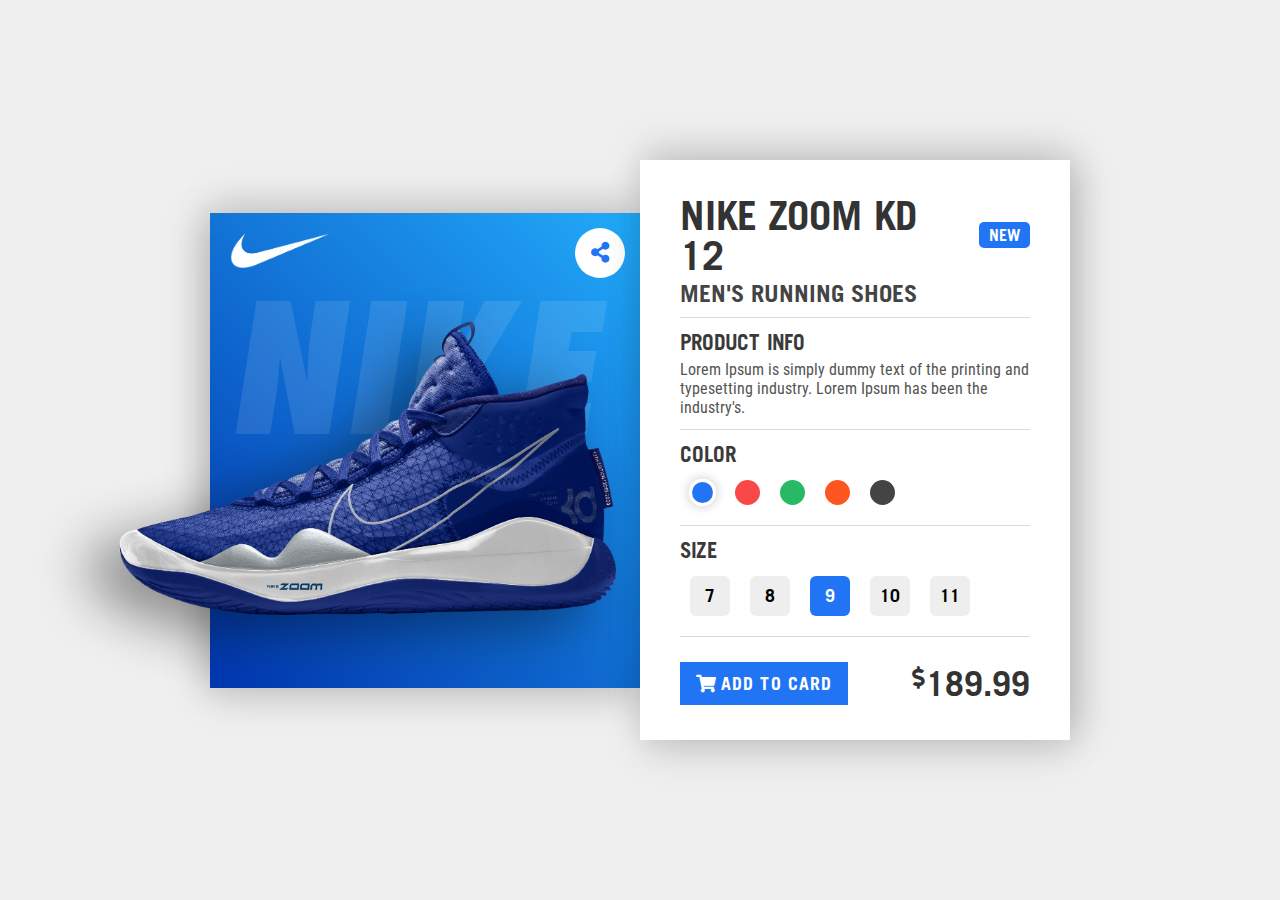
<file: experiments/product-cards/nike-product-card-01/nike-product-card-01.html>
<!DOCTYPE html>
<html lang="en">
<head>
    <meta charset="UTF-8">
    <meta http-equiv="X-UA-Compatible" content="ie=edge">
    <meta name="viewport" content="width=device-width, initial-scale=1, maximum-scale=1, minimum-scale=1, user-scalable=no">
    <meta name="HandheldFriendly" content="true">
    
    <!-- Page Title -->
    <title>Nike Product Card 01</title>
	<meta name="author" content="@lasanthapremarathna" />
	<meta name="description" content="Nike Product Card 01" />
    <meta name="keywords" content="Nike Product Card 01" />

    <!-- Appearance -->
    <meta name="theme-color" content="#111">
    
    <!-- Favicon -->
	<link href="img/favicon.png" rel="shortcut icon" />
    
    <!-- Style Sheets -->
    <link rel="stylesheet" href="https://fonts.googleapis.com/css2?family=Roboto+Condensed:wght@300;400&display=swap" />
    <link rel="stylesheet" href="https://cdnjs.cloudflare.com/ajax/libs/animate.css/3.7.2/animate.min.css" />
    <link rel="stylesheet" href="https://cdnjs.cloudflare.com/ajax/libs/font-awesome/5.13.0/css/all.min.css" />
    <link rel="stylesheet" href="css/style.css">

</head>
<body>
    <div class="container">
        <div class="card">
            <div class="shoe-background">
                <div class="gradients">
                    <div class="gradient second" color="blue"></div>
                    <div class="gradient" color="red"></div>
                    <div class="gradient" color="green"></div>
                    <div class="gradient" color="orange"></div>
                    <div class="gradient" color="black"></div>
                </div>
                <img src="img/logo.png" alt="" class="logo">
                <a href="#" class="share-button"><i class="fas fa-share-alt"></i></a>
                <h1 class="nike">nike</h1>
                <img src="img/blue.png" alt="" class="bounceIn shoe show animated" color="blue">
                <img src="img/red.png" alt="" class="bounceIn shoe" color="red">
                <img src="img/green.png" alt="" class="bounceIn shoe" color="green">
                <img src="img/orange.png" alt="" class="bounceIn shoe" color="orange">
                <img src="img/black.png" alt="" class="bounceIn shoe" color="black">
            </div>
            <div class="info">
                <div class="shoe-name">
                    <div>
                        <h1 class="big">Nike Zoom KD 12</h1>
                        <span class="new">new</span>
                    </div>
                    <h3 class="small">Men's running shoes</h3>
                </div>
                <div class="description">
                    <h3 class="title">Product Info</h3>
                    <p class="text">Lorem Ipsum is simply dummy text of the printing and typesetting industry. Lorem Ipsum has been the industry's.</p>
                </div>
                <div class="color-container">
                    <h3 class="title">Color</h3>
                    <div class="colors">
                        <span class="color active" primary="#2175f5" color="blue"></span>
                        <span class="color" primary="#f84848" color="red"></span>
                        <span class="color" primary="#29b864" color="green"></span>
                        <span class="color" primary="#ff5521" color="orange"></span>
                        <span class="color" primary="#444" color="black"></span>
                    </div>
                </div>
                <div class="size-container">
                    <h3 class="title">size</h3>
                    <div class="sizes">
                        <span class="size">7</span>
                        <span class="size">8</span>
                        <span class="size active">9</span>
                        <span class="size">10</span>
                        <span class="size">11</span>
                    </div>
                </div>
                <div class="buy-price">
                    <a href="#" class="buy-button"><i class="fas fa-shopping-cart"></i>Add to card</a>
                    <div class="price">
                        <i class="fas fa-dollar-sign"></i>
                        <h1>189.99</h1>
                    </div>
                </div>
            </div>
        </div>
    </div>
    <script src="js/main.js"></script>
</body>
</html>
</file>
<file: experiments/product-cards/nike-product-card-01/css/style.css>
@font-face {
    font-family: "Futura Std";
    font-style: italic;
    font-weight: 800;
    src: url(../fonts/futura-std/FuturaStd-CondExtraBoldObl.eot);
    src: url(../fonts/futura-std/FuturaStd-CondExtraBoldObl.eot?#iefix) format('embedded-opentype'),
    url(../fonts/futura-std/FuturaStd-CondExtraBoldObl.woff2) format('woff2'),
    url(../fonts/futura-std/FuturaStd-CondExtraBoldObl.woff) format('woff'),
    url(../fonts/futura-std/FuturaStd-CondExtraBoldObl.ttf) format('truetype'),
    url(../fonts/futura-std/FuturaStd-CondExtraBoldObl.svg#FuturaStd-CondExtraBoldObl) format('svg');
}

@font-face {
    font-family: 'TradeGothic';
    font-style: normal;
    font-weight: bold;
    src: url(../fonts/trade-gothic-bold/TradeGothic-Bold.eot);
    src: url(../fonts/trade-gothic-bold/TradeGothic-Bold.eot?#iefix) format('embedded-opentype'),
    url(../fonts/trade-gothic-bold/TradeGothic-Bold.woff2) format('woff2'),
    url(../fonts/trade-gothic-bold/TradeGothic-Bold.woff) format('woff'),
    url(../fonts/trade-gothic-bold/TradeGothic-Bold.ttf) format('truetype'),
    url(../fonts/trade-gothic-bold/TradeGothic-Bold.svg#TradeGothic-Bold) format('svg');
}

:root {
    --primary: #2175f5;
}

/*--------------------
Global Classes
--------------------*/

* {
    margin: 0;
    padding: 0;
    box-sizing: border-box;
    font-family: 'TradeGothic', sans-serif;
}

a {
    text-decoration: none;
}

body {
    background-color: #efefef;
}

/*--------------------
Helper Classes
--------------------*/

.container {
    min-height: 100vh;
    padding: 40px;
    display: flex;
    justify-content: center;
    align-items: center;
    overflow: hidden;
}

.card {
    width: 860px;
    display: flex;
    justify-content: center;
    align-items: center;
}

/*--------------------
Product Section
--------------------*/

.shoe-background {
    width: 50%;
    height: 475px;
    position: relative;
    box-shadow: -15px 0 35px rgba(0, 0, 0, 0.1),
    0 -15px 35px rgba(0, 0, 0, 0.1),
    0 15px 35px rgba(0, 0, 0, 0.1);
    transition: .5s;
    -webkit-transition: .5s;
    -moz-transition: .5s;
    -o-transition: .5s;
}

.gradients {
    position: absolute;
    width: 100%;
    height: 100%;
    left: 0;
    top: 0;
}

.gradient {
    position: absolute;
    width: 100%;
    height: 100%;
    left: 0;
    top: 0;
    z-index: -2;
}

.gradient[color="blue"]{
    background-image: linear-gradient(45deg, #0136af, #22abfa);
}

.gradient[color="red"]{
    background-image: linear-gradient(45deg, #d62926, #ee625f);
}

.gradient[color="green"]{
    background-image: linear-gradient(45deg, #11998e, #1ce669);
}

.gradient[color="orange"]{
    background-image: linear-gradient(45deg, #fc4a1a, #f7b733);
}

.gradient[color="black"]{
    background-image: linear-gradient(45deg, #111, #666);
}

.first{
    z-index: 0;
    animation: 1s width ease;
}

.second{
    z-index: -1;
}

@keyframes width{
    from{
        width: 0%;
    }
    to{
        width: 100%;
    }
}

.logo {
    position: absolute;
    width: 100px;
    top: 20px;
    left: 20px;
}

.share-button {
    position: absolute;
    top: 15px;
    right: 15px;
    background-color: #fff;
    width: 50px;
    height: 50px;
    border-radius: 50%;
    text-align: center;
    font-size: 1.3rem;
    color: var(--primary);
    transition: .5s;
    -webkit-transition: .5s;
    -moz-transition: .5s;
    -o-transition: .5s;
}

.share-button:hover {
    transform: scale(1.1);
}

.share-button i {
    line-height: 50px;
}

.nike {
    position: absolute;
    top: 85px;
    left: 15px;
    font-family: "Futura Std";
    font-size: 11rem;
    text-transform: uppercase;
    line-height: 0.9;
    color: #fff;
    opacity: .1;
}

.shoe {
    position: absolute;
    width: 140%;
    display: none;
    bottom: 0;
    right: 0;
    transition: .5s;
    -webkit-transition: .5s;
    -moz-transition: .5s;
    -o-transition: .5s;
}

.shoe.show{
    display: block;
    z-index: 1;
}

/*--------------------
Info Section
--------------------*/

.info {
    width: 50%;
    background-color: #fff;
    z-index: 1;
    padding: 35px 40px;
    box-shadow: 15px 0 35px rgba(0, 0, 0, 0.1),
    0 -15px 35px rgba(0, 0, 0, 0.1),
    0 15px 35px rgba(0, 0, 0, 0.1);
}

.shoe-name {
    padding: 0 0 10px 0;
}

.shoe-name div {
    display: flex;
    align-items: center;
}

.shoe-name div .big {
    margin-right: 10px;
    text-transform: uppercase;
    font-size: 2.5rem;
    color: #333;
    line-height: 1;
}

.shoe-name div .new {
    background-color: var(--primary);
    text-transform: uppercase;
    color: #fff;
    padding: 3px 10px;
    border-radius: 5px;
    transition: .5s;
    -webkit-transition: .5s;
    -moz-transition: .5s;
    -o-transition: .5s;
}

.shoe-name .small {
    font-size: 1.5rem;
    text-transform: uppercase;
    color: #444;
    margin-top: 4px;
}

.shoe-name, .description, .color-container, .size-container {
    border-bottom: 1px solid #dadada;
}

.description, .color-container, .size-container {
    padding: 12px 0;
}

.title {
    color: #3a3a3a;
    font-size: 1.3rem;
    text-transform: uppercase;
    padding-bottom: 5px;
}

.text {
    color: #555;
    font-family: 'Roboto Condensed', sans-serif;
    font-weight: 400;
    font-size: 16px;
}

.colors {
    padding: 8px 0;
    display: flex;
    align-items: center;
}

.color {
    width: 25px;
    height: 25px;
    border-radius: 50%;
    margin: 0 10px;
    border: 5px solid;
    cursor: pointer;
    transition: .5s;
}

.color[color="blue"]{
    background-color: #2175f5;
    border-color: #2175f5;
}

.color[color="red"]{
    background-color: #f84848;
    border-color: #f84848;
}

.color[color="green"]{
    background-color: #29b864;
    border-color: #29b864;
}

.color[color="orange"]{
    background-color: #ff5521;
    border-color: #ff5521;
}

.color[color="black"]{
    background-color: #444;
    border-color: #444;
}

.color.active {
    border: 3px solid #fff;
    box-shadow: 0 0 10px .5px rgba(0, 0, 0, 0.2);
    transform: scale(1.1);
}

.size-container{
    margin-bottom: 10px;
}

.sizes {
    padding: 8px 0;
    display: flex;
    align-items: center;
}

.size {
    width: 40px;
    height: 40px;
    background-color: #eee;
    border-radius: 6px;
    margin: 0 10px;
    text-align: center;
    line-height: 40px;
    font-size: 1.1rem;
    cursor: pointer;
    transition: .3s;
}

.size.active{
    background-color: var(--primary);
    color: #fff;
    transition: .5s;
}

.buy-price {
    padding-top: 15px;
    display: flex;
    justify-content: space-between;
    align-items: center;
}

.buy-button {
    background-color: var(--primary);
    padding: .7rem 1rem;
    color: #fff;
    text-transform: uppercase;
    letter-spacing: 1px;
    font-size: 1.1rem;
    transition: .5s;
}

.buy-button:hover{
    transform: scale(1.1);
}

.buy-button i{
    margin-right: 4px;
}

.price {
    color: #333;
    display: flex;
    align-items: flex-start;
}

.price h1{
    font-size: 2.1rem;
    line-height: 1;
}

.price i{
    font-size: 1.4rem;
    margin-right: 1px;
}

/*--------------------
Responsive
--------------------*/

/* Large screen */

/* Medium screen & Tablet */

@media (max-width: 1199px) {
    .card {
        flex-direction: column;
        width: 100%;
        box-shadow: 0 0 35px 1px rgba(0, 0, 0, 0.2);
    }

    .card > div {
        width: 100%;
        box-shadow: none;
    }

    .shoe {
        width: 100%;
        transform: rotate(-5deg) translateY(-50%);
        top: 5%;
        right: 2%;
    }

    .nike{
        top: 20%;
        left: 5%;
    }
}

/* Large Mobile :480px. */

@media only screen and (max-width: 767px) {
    .share-button {
        width: 40px;
        height: 40px;
    }

    .share-button i {
        font-size: 1rem;
        line-height: 40px;
    }

    .logo{
        width: 70px;
    }
}

/* Small Mobile :320px. */

@media only screen and (max-width: 479px) {
    .container {
        padding: 30px;
    }

    .logo {
        width: 60px;
    }

    .share i {
        font-size: .8rem;
        line-height: 35px;
    }

    .nike {
        font-size: 7rem;
    }

    .info{
        padding: 20px;
    }

    .shoe-name div .big{
        font-size: 1.8rem;
    }

    .shoe-name .small {
        font-size: 1.2rem;
    }

    .new {
        padding: 2px 6px;
        font-size: .9rem;
    }

    .title {
        font-size: 1.1rem;
    }

    .text {
        font-size: 1rem;
    }

    .size {
        width: 30px;
        height: 30px;
        margin: 0 8px;
        font-size: .9rem;
        line-height: 30px;
    }

    .buy-button {
        padding: .5rem .8rem;
        font-size: 1rem;
    }

    .price h1 {
        font-size: 2rem;
    }

    .price i {
        font-size: .9rem;
    }

}
</file>
